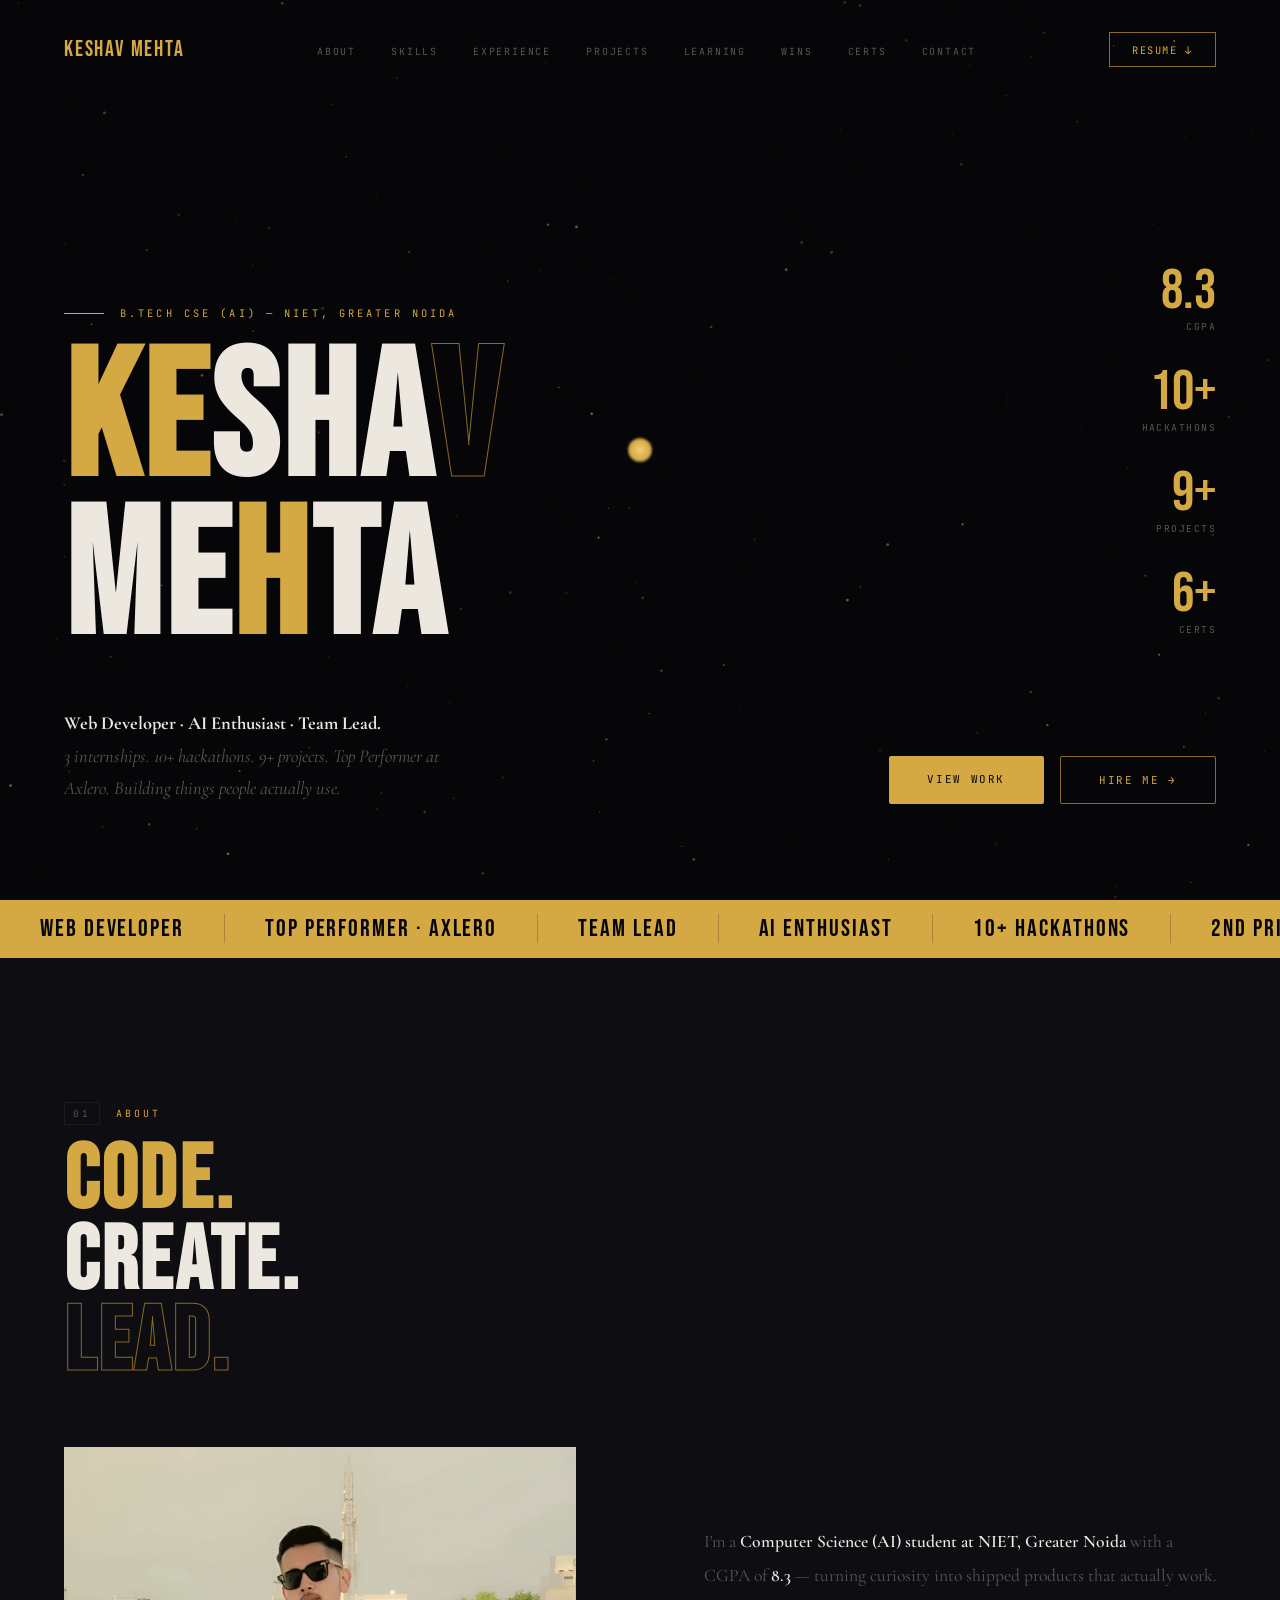
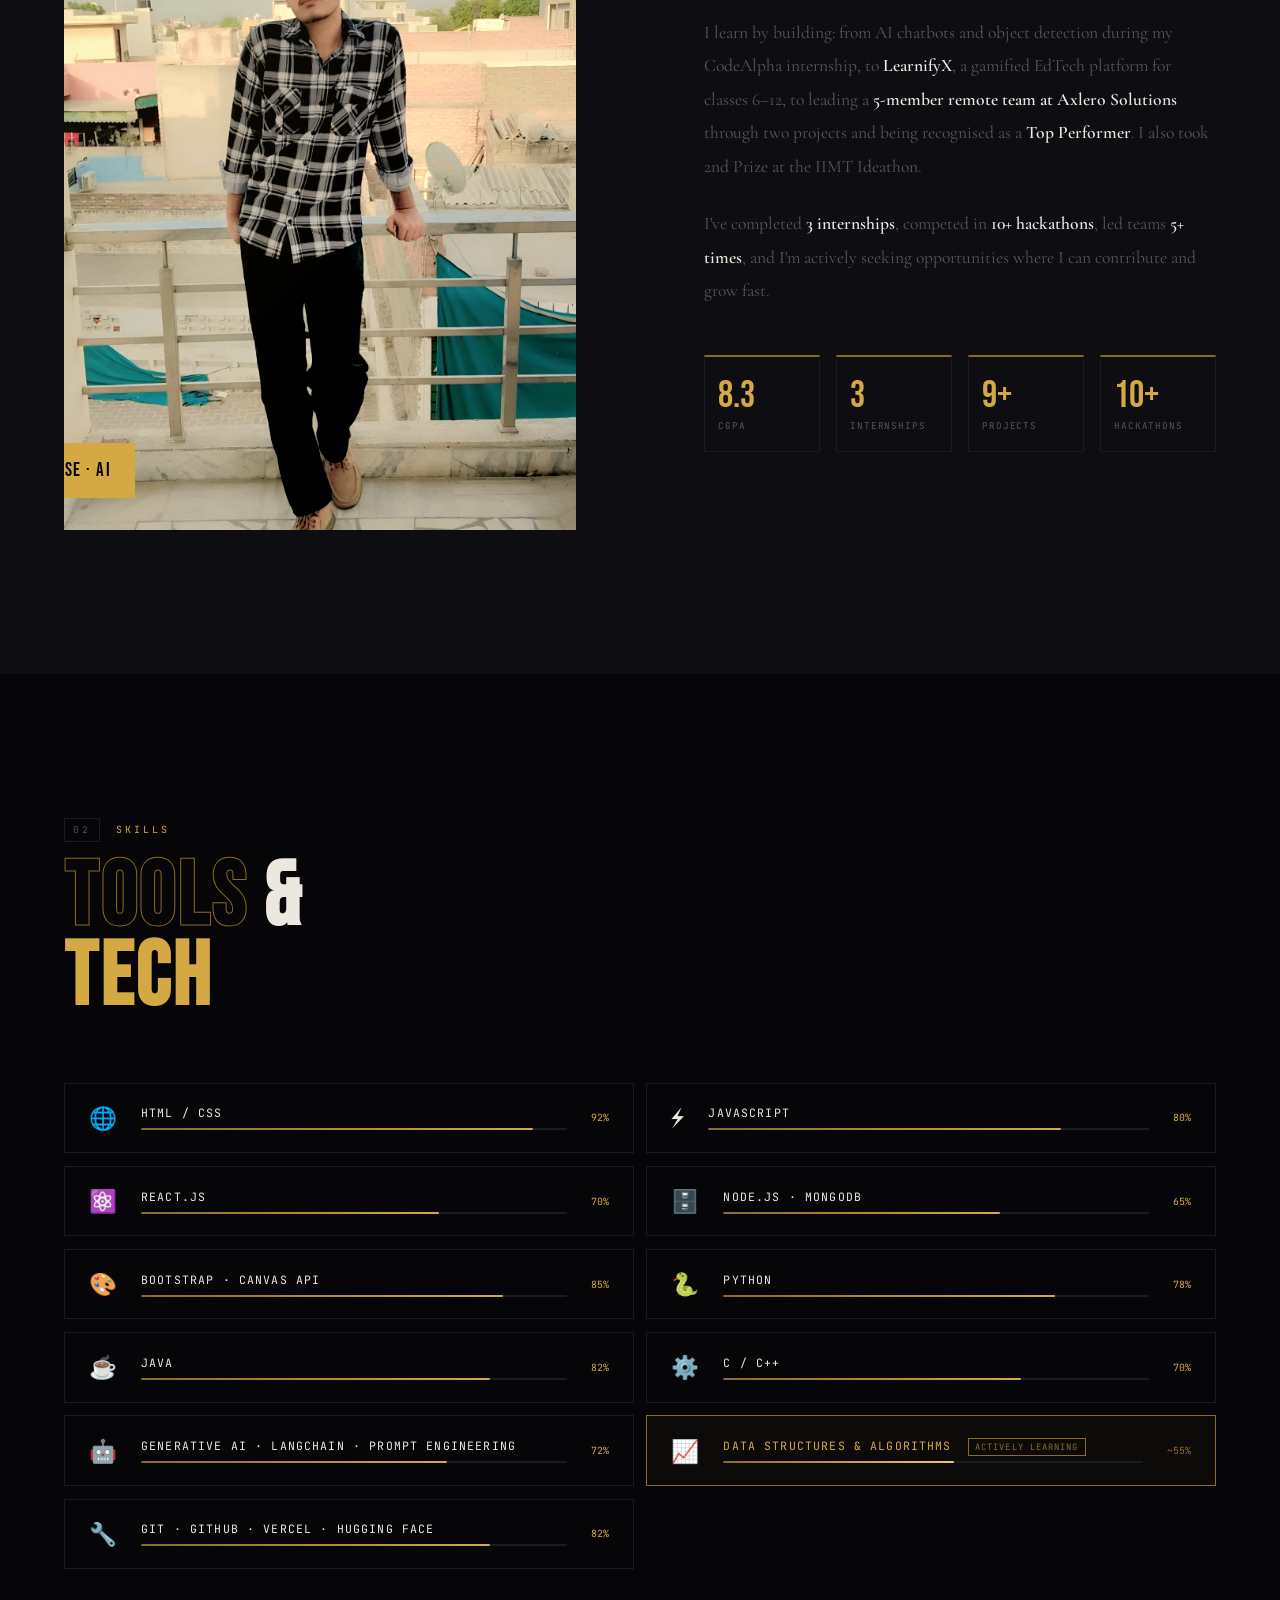
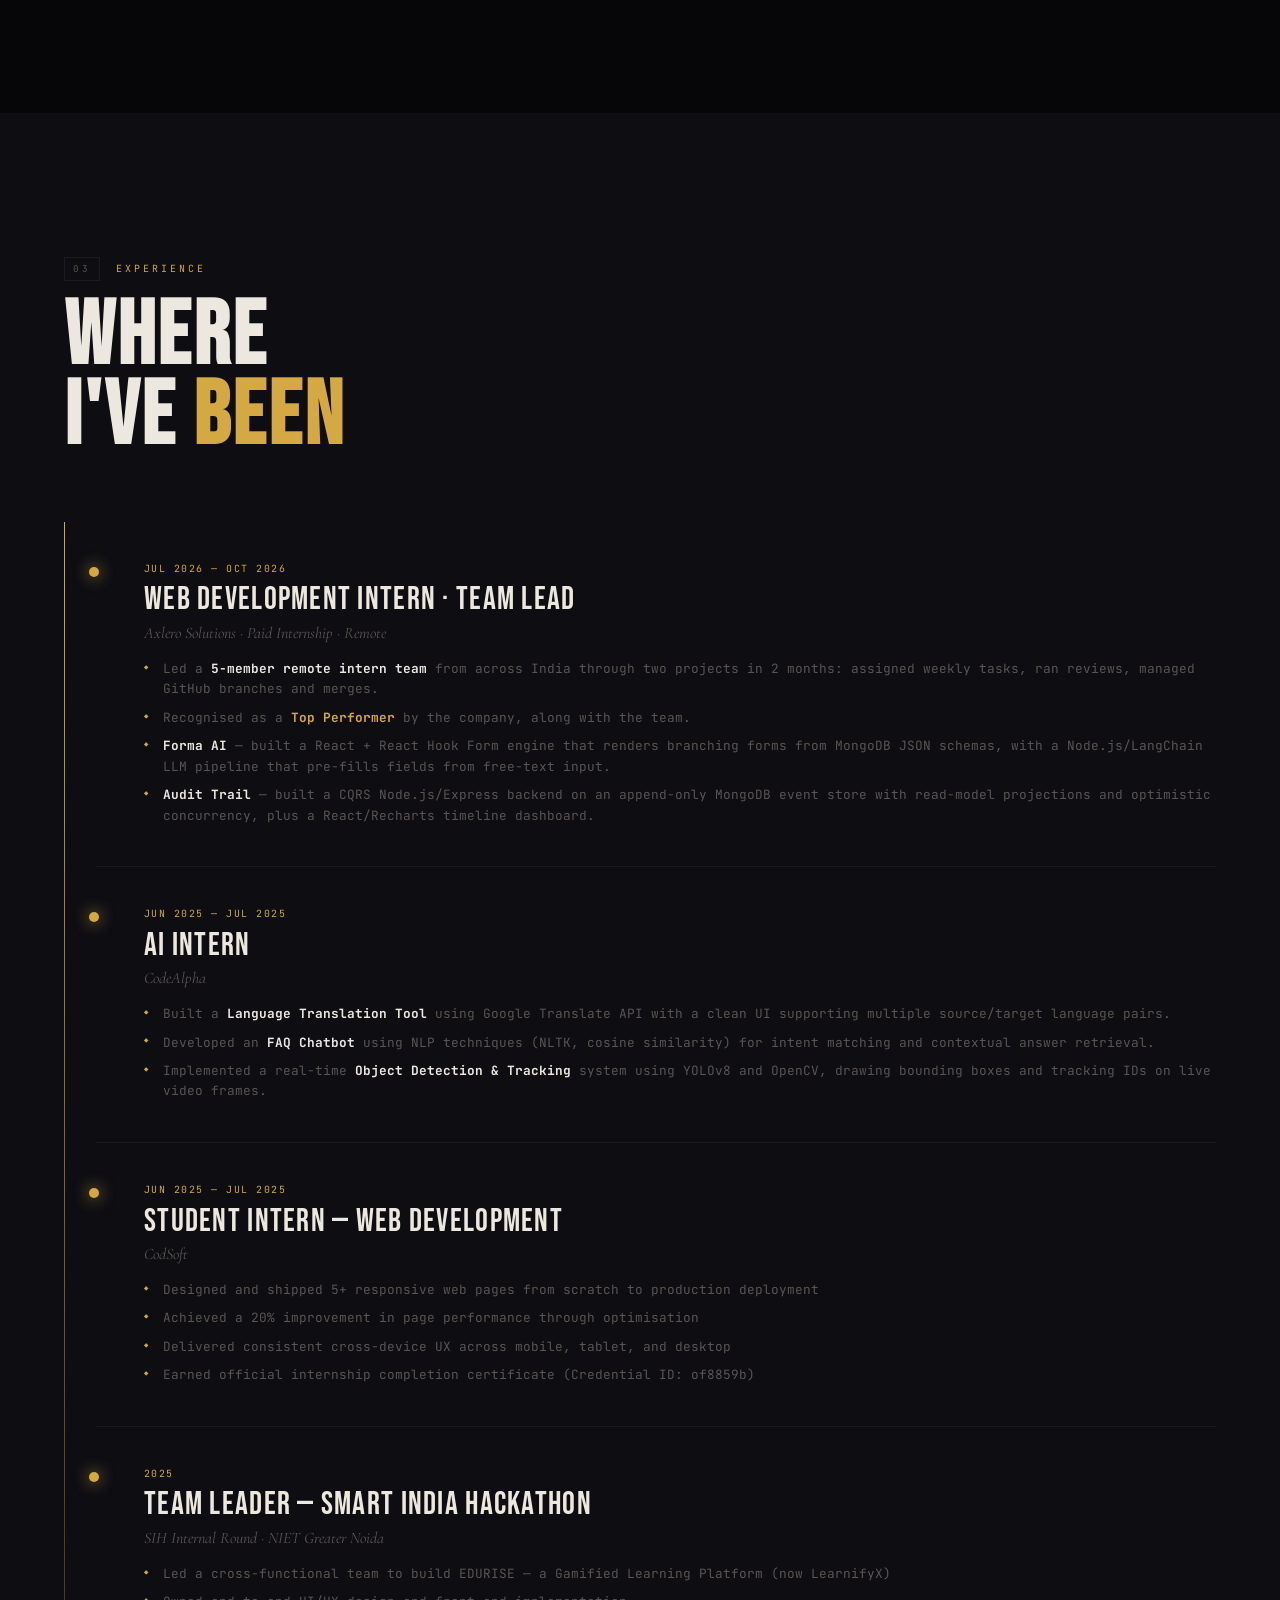
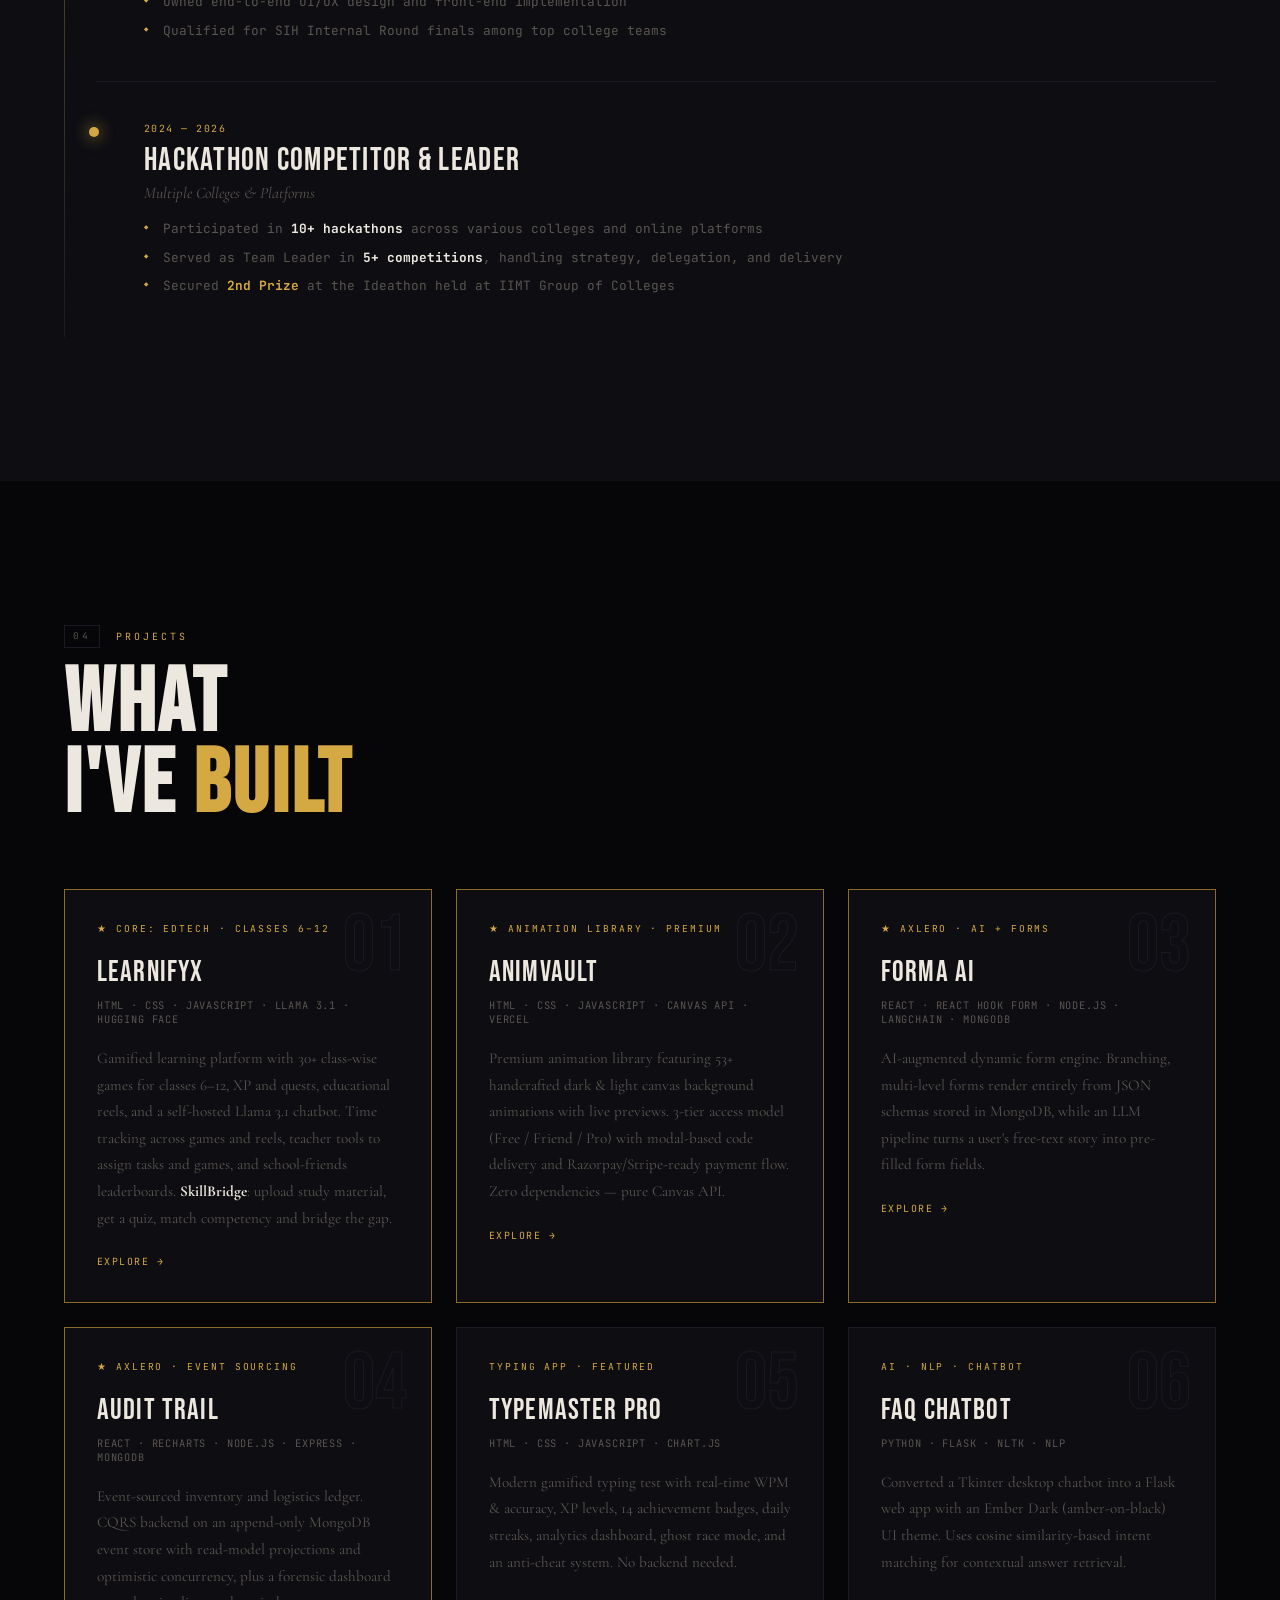
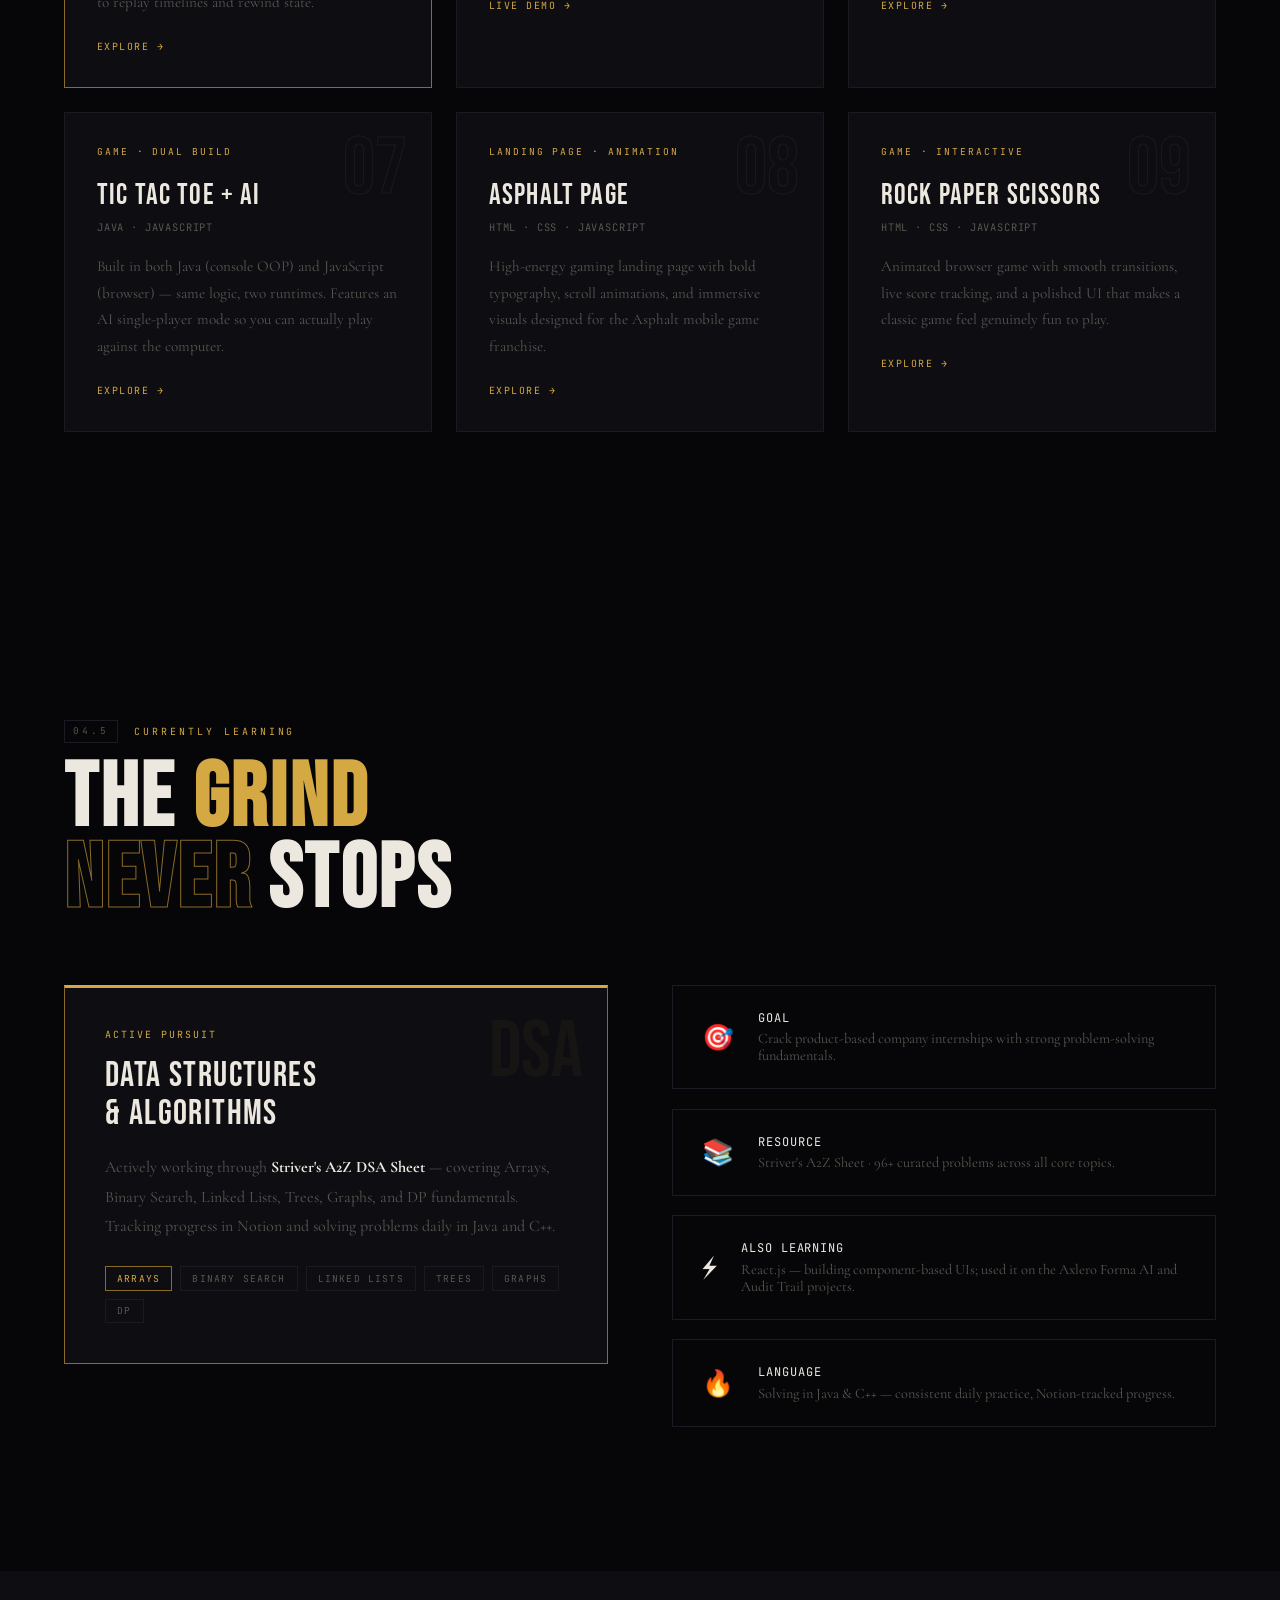
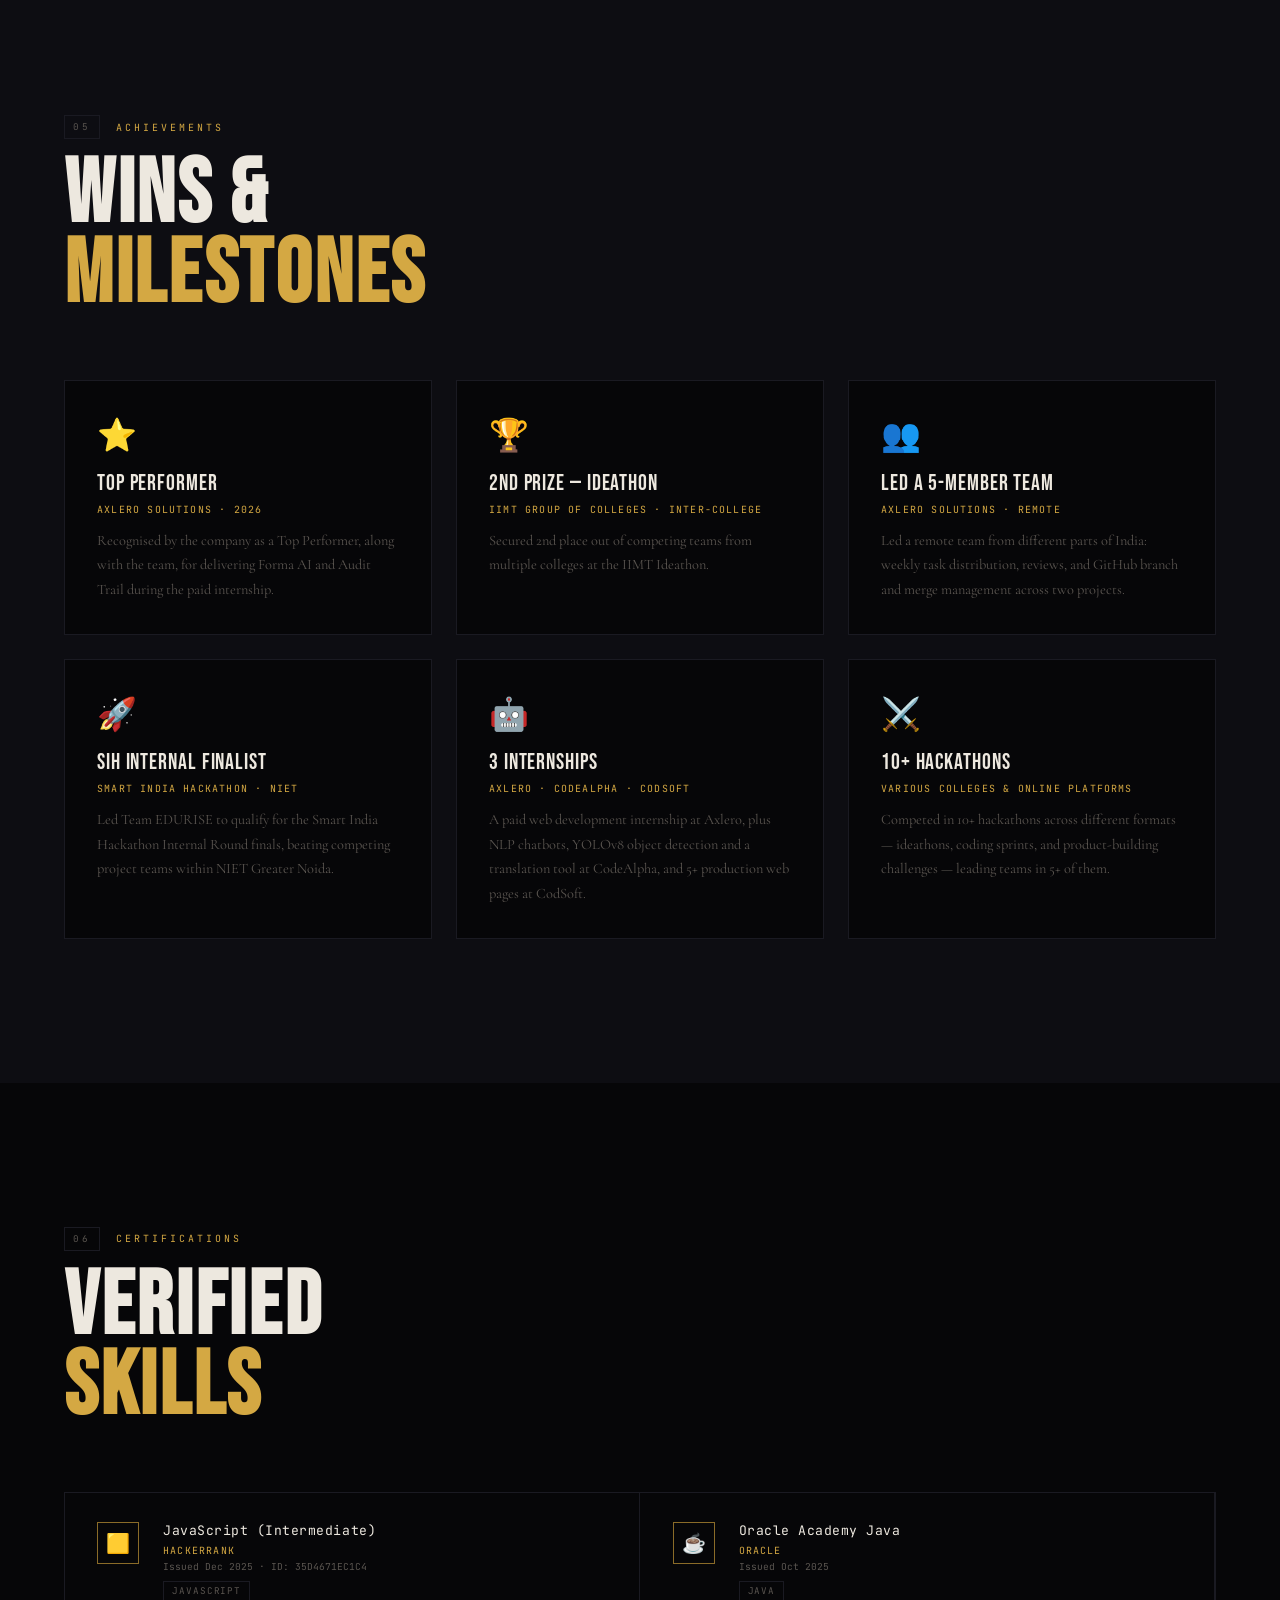
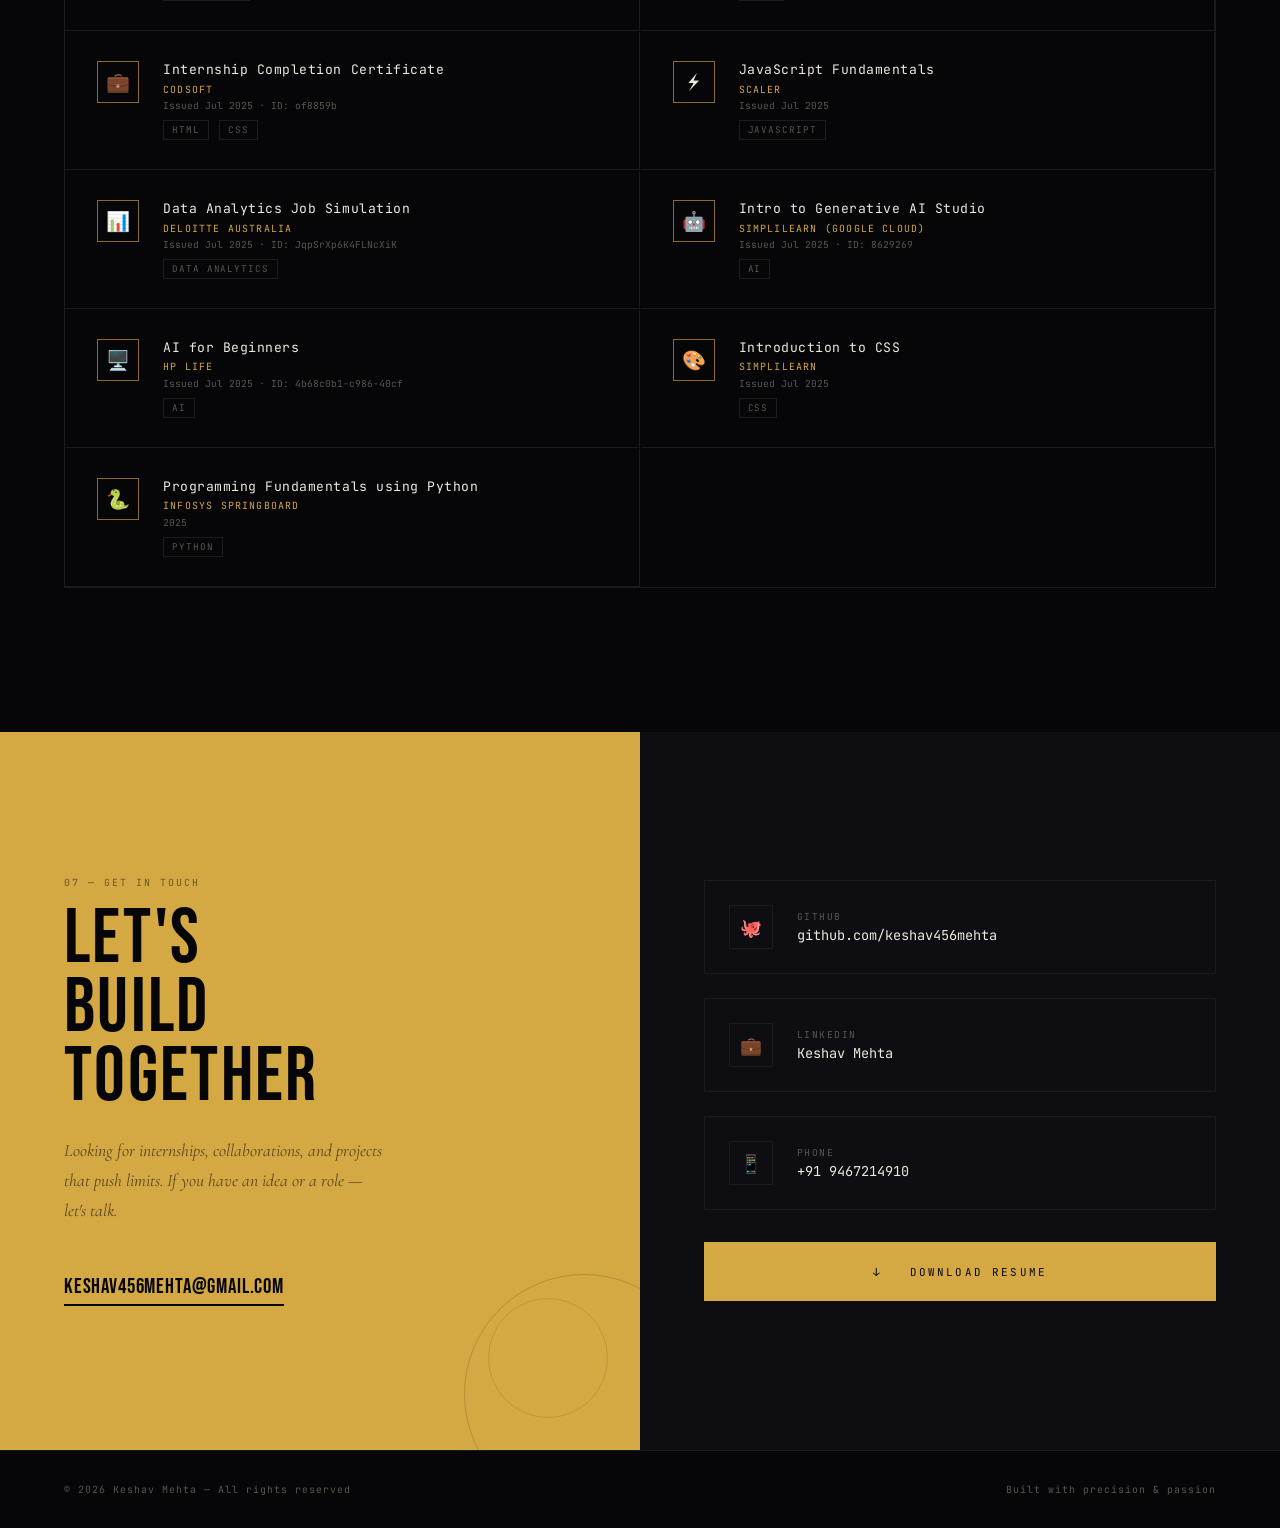
<file: public/index.html>
<!DOCTYPE html>
<html lang="en">
<head>
<meta charset="UTF-8"/>
<meta name="viewport" content="width=device-width, initial-scale=1.0"/>
<title>Keshav Mehta — Developer & Creator</title>
<link rel="preconnect" href="https://fonts.googleapis.com">
<link href="https://fonts.googleapis.com/css2?family=Bebas+Neue&family=Cormorant+Garamond:ital,wght@0,300;0,400;0,600;1,300;1,400&family=JetBrains+Mono:wght@300;400;500&display=swap" rel="stylesheet">
<style>
*,*::before,*::after{box-sizing:border-box;margin:0;padding:0;}
:root{
  --bg:#060608;--bg2:#0d0d12;--gold:#d4a843;--gold2:#f0c96e;--gold-dim:#8a6b28;
  --text:#ede8df;--muted:#5a5550;--border:#1a1a22;--red:#e8412a;
  --display:'Bebas Neue',sans-serif;--serif:'Cormorant Garamond',Georgia,serif;--mono:'JetBrains Mono',monospace;
}
html{scroll-behavior:smooth;}
body{background:var(--bg);color:var(--text);font-family:var(--mono);overflow-x:hidden;cursor:none;}

/* LOADER */
#loader{position:fixed;inset:0;z-index:9999;background:var(--bg);display:flex;align-items:center;justify-content:center;flex-direction:column;gap:1.5rem;}
.loader-text{font-family:var(--display);font-size:clamp(3rem,10vw,9rem);color:var(--gold);letter-spacing:0.05em;overflow:hidden;height:1.1em;}
.loader-inner{display:inline-block;animation:loaderSlide 0.7s 0.3s cubic-bezier(.76,0,.24,1) both;}
@keyframes loaderSlide{from{transform:translateY(110%);}to{transform:translateY(0);}}
.loader-bar-wrap{width:260px;height:1px;background:var(--border);}
.loader-bar{height:1px;background:var(--gold);width:0;animation:loadFill 0.9s 0.2s ease forwards;}
@keyframes loadFill{to{width:100%;}}
.loader-sub{font-size:0.65rem;letter-spacing:0.25em;text-transform:uppercase;color:var(--muted);opacity:0;animation:fadeIn 0.3s 0.5s forwards;}
@keyframes fadeIn{to{opacity:1;}}
#loader.done{animation:loaderExit 0.6s 0s cubic-bezier(.76,0,.24,1) forwards;}
@keyframes loaderExit{to{transform:translateY(-100%);opacity:0;pointer-events:none;}}

/* CURSOR */
#blob{position:fixed;width:24px;height:24px;background:radial-gradient(circle,var(--gold2) 0%,var(--gold) 60%,transparent 100%);border-radius:50%;pointer-events:none;z-index:9990;transform:translate(-50%,-50%);transition:width .3s,height .3s;filter:blur(1px);mix-blend-mode:screen;}
#blob.big{width:80px;height:80px;filter:blur(8px);}
#blob-dot{position:fixed;width:5px;height:5px;background:var(--gold2);border-radius:50%;pointer-events:none;z-index:9991;transform:translate(-50%,-50%);}

/* NAV */
nav{position:fixed;top:0;left:0;right:0;z-index:200;display:flex;align-items:center;justify-content:space-between;padding:2rem 4rem;transition:padding .4s,background .4s,backdrop-filter .4s;}
nav.stuck{padding:1.2rem 4rem;background:rgba(6,6,8,0.88);backdrop-filter:blur(24px);border-bottom:1px solid var(--border);}
.nav-logo{font-family:var(--display);font-size:1.4rem;letter-spacing:0.08em;color:var(--gold);}
.nav-links{display:flex;gap:2.2rem;list-style:none;}
.nav-links a{font-size:0.62rem;letter-spacing:0.18em;text-transform:uppercase;color:var(--muted);text-decoration:none;transition:color .2s;}
.nav-links a:hover{color:var(--gold);}
.nav-cta{font-size:0.65rem;letter-spacing:0.15em;text-transform:uppercase;padding:0.6rem 1.4rem;border:1px solid var(--gold-dim);color:var(--gold);text-decoration:none;transition:all .25s;}
.nav-cta:hover{background:var(--gold);color:#060608;}

/* HERO */
#hero{position:relative;min-height:100vh;display:flex;flex-direction:column;justify-content:flex-end;padding:0 4rem 6rem;overflow:hidden;}
canvas#starfield{position:absolute;inset:0;width:100%;height:100%;z-index:0;}
.hero-content{position:relative;z-index:2;}
.hero-eyebrow{font-size:0.65rem;letter-spacing:0.3em;text-transform:uppercase;color:var(--gold);margin-bottom:1.5rem;display:flex;align-items:center;gap:1rem;opacity:0;animation:riseUp .7s 2.4s ease both;}
.hero-eyebrow span{display:block;width:40px;height:1px;background:var(--gold);}
.hero-headline{font-family:var(--display);font-size:clamp(5rem,14vw,16rem);line-height:0.88;letter-spacing:0.02em;color:var(--text);opacity:0;animation:riseUp .9s 2.5s ease both;}
.hero-headline .gold{color:var(--gold);}
.hero-headline .outline{-webkit-text-stroke:1px var(--gold-dim);color:transparent;transition:color .4s,-webkit-text-stroke .4s;}
.hero-headline:hover .outline{color:var(--gold);-webkit-text-stroke:1px var(--gold);}
.hero-bottom{margin-top:3rem;display:flex;align-items:flex-end;justify-content:space-between;gap:2rem;flex-wrap:wrap;opacity:0;animation:riseUp .8s 2.7s ease both;}
.hero-desc{font-family:var(--serif);font-size:1.15rem;font-style:italic;color:var(--muted);max-width:420px;line-height:1.75;}
.hero-desc strong{color:var(--text);font-style:normal;}
.hero-buttons{display:flex;gap:1rem;flex-wrap:wrap;}
.mag-btn{position:relative;display:inline-block;padding:1rem 2.4rem;text-decoration:none;font-size:0.68rem;letter-spacing:0.15em;text-transform:uppercase;border-radius:2px;overflow:hidden;transition:color .25s;cursor:none;}
.mag-btn-fill{background:var(--gold);color:#060608;}
.mag-btn-fill::before{content:'';position:absolute;inset:0;background:var(--gold2);transform:scaleX(0);transform-origin:left;transition:transform .35s ease;}
.mag-btn-fill:hover::before{transform:scaleX(1);}
.mag-btn span{position:relative;z-index:1;}
.mag-btn-ghost{color:var(--gold);border:1px solid var(--gold-dim);}
.mag-btn-ghost::before{content:'';position:absolute;inset:0;background:var(--gold);transform:scaleY(0);transform-origin:bottom;transition:transform .35s ease;}
.mag-btn-ghost:hover{color:#060608;}
.mag-btn-ghost:hover::before{transform:scaleY(1);}
.hero-ticker{position:absolute;right:4rem;top:50%;transform:translateY(-50%);display:flex;flex-direction:column;gap:2rem;z-index:2;opacity:0;animation:fadeIn .8s 3s both;}
.ticker-item{text-align:right;}
.ticker-num{font-family:var(--display);font-size:3.5rem;color:var(--gold);line-height:1;}
.ticker-lbl{font-size:0.6rem;letter-spacing:0.15em;text-transform:uppercase;color:var(--muted);}

/* MARQUEE */
.marquee-wrap{background:var(--gold);overflow:hidden;padding:0.9rem 0;}
.marquee-track{display:flex;gap:0;width:max-content;animation:marquee 22s linear infinite;}
.marquee-track span{font-family:var(--display);font-size:1.5rem;color:#060608;padding:0 2.5rem;letter-spacing:0.08em;border-right:1px solid rgba(6,6,8,.2);}
@keyframes marquee{0%{transform:translateX(0);}100%{transform:translateX(-50%);}}

/* SECTIONS */
section{padding:9rem 4rem;position:relative;}
.sec-label{font-size:0.62rem;letter-spacing:0.3em;text-transform:uppercase;color:var(--gold);margin-bottom:1rem;display:flex;align-items:center;gap:1rem;}
.sec-label::before{content:attr(data-n);border:1px solid var(--border);padding:0.3rem 0.5rem;font-size:0.58rem;color:var(--muted);}
.sec-title{font-family:var(--display);font-size:clamp(3rem,7vw,7rem);color:var(--text);line-height:0.9;letter-spacing:0.03em;margin-bottom:0.5rem;}
.sec-title .g{color:var(--gold);}
.sec-title .ol{-webkit-text-stroke:1px var(--gold-dim);color:transparent;}

/* ABOUT */
#about{background:var(--bg2);}
.about-grid{display:grid;grid-template-columns:1fr 1fr;gap:8rem;align-items:center;margin-top:4rem;}
.about-img-wrap{position:relative;aspect-ratio:3/4;overflow:hidden;}
.about-img-wrap img{width:100%;height:100%;object-fit:cover;object-position:top;filter:sepia(20%) contrast(1.1);transition:transform .6s ease;}
.about-img-wrap:hover img{transform:scale(1.04);}
.about-img-wrap::after{content:'';position:absolute;inset:0;background:linear-gradient(135deg,rgba(212,168,67,.12) 0%,transparent 60%);pointer-events:none;}
.about-img-frame{position:absolute;top:1.5rem;left:1.5rem;right:-1.5rem;bottom:-1.5rem;border:1px solid var(--gold-dim);z-index:-1;transition:transform .4s;}
.about-img-wrap:hover .about-img-frame{transform:translate(4px,4px);}
.about-label-float{position:absolute;bottom:2rem;left:-2rem;background:var(--gold);color:#060608;padding:1rem 1.5rem;font-family:var(--display);font-size:1.2rem;letter-spacing:0.08em;z-index:2;}
.about-text p{font-family:var(--serif);font-size:1.1rem;line-height:1.9;color:var(--muted);margin-bottom:1.5rem;}
.about-text p strong{color:var(--text);font-weight:600;}
.about-stats{display:grid;grid-template-columns:repeat(4,1fr);gap:1rem;margin-top:3rem;}
.a-stat{padding:1.2rem 0.8rem;border:1px solid var(--border);border-top:2px solid var(--gold-dim);transition:border-top-color .3s,background .3s;}
.a-stat:hover{background:rgba(212,168,67,.04);border-top-color:var(--gold);}
.a-stat-n{font-family:var(--display);font-size:2.4rem;color:var(--gold);line-height:1;}
.a-stat-l{font-size:0.58rem;letter-spacing:0.1em;text-transform:uppercase;color:var(--muted);margin-top:0.3rem;}

/* SKILLS */
#skills{background:var(--bg);}
.skills-container{margin-top:4rem;display:grid;grid-template-columns:1fr 1fr;gap:0.8rem;}
.skill-row{display:flex;align-items:center;gap:1.5rem;padding:1.2rem 1.5rem;border:1px solid var(--border);transition:border-color .3s,background .3s;position:relative;overflow:hidden;}
.skill-row::before{content:'';position:absolute;inset:0;background:linear-gradient(90deg,rgba(212,168,67,0.06) 0%,transparent 100%);transform:translateX(-100%);transition:transform .4s ease;}
.skill-row:hover{border-color:var(--gold-dim);}
.skill-row:hover::before{transform:translateX(0);}
.sk-icon{font-size:1.4rem;flex-shrink:0;}
.sk-info{flex:1;}
.sk-name{font-size:0.72rem;letter-spacing:0.1em;text-transform:uppercase;color:var(--text);margin-bottom:0.5rem;}
.sk-track{height:2px;background:var(--border);border-radius:1px;overflow:hidden;}
.sk-fill{height:100%;background:linear-gradient(90deg,var(--gold-dim),var(--gold));border-radius:1px;transform:scaleX(0);transform-origin:left;transition:transform 1s ease;}
.skill-row.vis .sk-fill{transform:scaleX(1);}
.no-js .sk-fill{transform:scaleX(1);}
.sk-pct{font-size:0.62rem;color:var(--gold);flex-shrink:0;}

/* EXPERIENCE */
#experience{background:var(--bg2);}
.exp-timeline{margin-top:4rem;position:relative;padding-left:2rem;}
.exp-timeline::before{content:'';position:absolute;left:0;top:0;bottom:0;width:1px;background:linear-gradient(to bottom,var(--gold),var(--border));}
.exp-entry{position:relative;padding:2.5rem 0 2.5rem 3rem;border-bottom:1px solid var(--border);}
.exp-entry:last-child{border-bottom:none;}
.exp-dot{position:absolute;left:-0.45rem;top:2.8rem;width:10px;height:10px;background:var(--gold);border-radius:50%;box-shadow:0 0 16px var(--gold);animation:pulse 2s ease infinite;}
@keyframes pulse{0%,100%{box-shadow:0 0 8px var(--gold);}50%{box-shadow:0 0 24px var(--gold2);}}
.exp-date{font-size:0.62rem;letter-spacing:0.15em;color:var(--gold);text-transform:uppercase;margin-bottom:0.6rem;}
.exp-role{font-family:var(--display);font-size:2rem;color:var(--text);letter-spacing:0.04em;line-height:1;}
.exp-co{font-family:var(--serif);font-size:1rem;font-style:italic;color:var(--muted);margin:0.4rem 0 1rem;}
.exp-bullets{list-style:none;display:flex;flex-direction:column;gap:0.5rem;}
.exp-bullets li{font-size:0.8rem;color:var(--muted);line-height:1.6;padding-left:1.2rem;position:relative;}
.exp-bullets li::before{content:'◆';position:absolute;left:0;color:var(--gold);font-size:0.45rem;top:0.4em;}

/* PROJECTS */
#projects{background:var(--bg);}
.proj-grid{display:grid;grid-template-columns:repeat(3,1fr);gap:1.5rem;margin-top:4rem;}
.proj-card{background:var(--bg2);border:1px solid var(--border);padding:2rem;position:relative;overflow:hidden;transition:transform .35s ease,border-color .35s;}
.proj-card:hover{border-color:var(--gold-dim);transform:translateY(-6px);}
.proj-glow{position:absolute;top:-60px;right:-60px;width:160px;height:160px;background:radial-gradient(circle,rgba(212,168,67,.15) 0%,transparent 70%);transition:opacity .4s;opacity:0;pointer-events:none;}
.proj-card:hover .proj-glow{opacity:1;}
.proj-index{font-family:var(--display);font-size:5rem;line-height:1;-webkit-text-stroke:1px var(--border);color:transparent;position:absolute;top:1rem;right:1.5rem;transition:color .3s,-webkit-text-stroke .3s;}
.proj-card:hover .proj-index{color:rgba(212,168,67,.1);-webkit-text-stroke:1px var(--gold-dim);}
.proj-tag{font-size:0.6rem;letter-spacing:0.2em;text-transform:uppercase;color:var(--gold);margin-bottom:1.5rem;}
.proj-title{font-family:var(--display);font-size:1.8rem;letter-spacing:0.04em;color:var(--text);line-height:1;margin-bottom:0.6rem;}
.proj-stack{font-size:0.65rem;letter-spacing:0.08em;color:var(--muted);text-transform:uppercase;margin-bottom:1.2rem;}
.proj-desc{font-family:var(--serif);font-size:0.95rem;line-height:1.75;color:var(--muted);}
.proj-cta{display:inline-flex;align-items:center;gap:0.5rem;margin-top:1.5rem;font-size:0.62rem;letter-spacing:0.15em;text-transform:uppercase;color:var(--gold);text-decoration:none;transition:gap .25s;}
.proj-cta:hover{gap:0.9rem;}
.proj-featured{border-color:var(--gold-dim);}
.proj-featured .proj-tag::before{content:'★ ';}

/* ACHIEVEMENTS */
#achievements{background:var(--bg2);}
.ach-grid{display:grid;grid-template-columns:repeat(3,1fr);gap:1.5rem;margin-top:4rem;}
.ach-card{background:var(--bg);border:1px solid var(--border);padding:2rem;position:relative;overflow:hidden;transition:border-color .3s,transform .3s;}
.ach-card:hover{border-color:var(--gold-dim);transform:translateY(-4px);}
.ach-card::before{content:'';position:absolute;top:0;left:0;right:0;height:2px;background:linear-gradient(90deg,var(--gold-dim),var(--gold));transform:scaleX(0);transform-origin:left;transition:transform .4s;}
.ach-card:hover::before{transform:scaleX(1);}
.ach-icon{font-size:2rem;margin-bottom:1rem;}
.ach-title{font-family:var(--display);font-size:1.4rem;letter-spacing:0.04em;color:var(--text);margin-bottom:0.4rem;line-height:1.1;}
.ach-org{font-size:0.62rem;letter-spacing:0.12em;text-transform:uppercase;color:var(--gold);margin-bottom:0.8rem;}
.ach-desc{font-family:var(--serif);font-size:0.9rem;color:var(--muted);line-height:1.7;}

/* CERTIFICATIONS */
#certifications{background:var(--bg);}
.cert-grid{display:grid;grid-template-columns:repeat(2,1fr);gap:1px;border:1px solid var(--border);margin-top:4rem;}
.cert-item{background:var(--bg);padding:1.8rem 2rem;border-right:1px solid var(--border);border-bottom:1px solid var(--border);display:flex;align-items:flex-start;gap:1.5rem;transition:background .3s;position:relative;overflow:hidden;}
.cert-item::after{content:'';position:absolute;bottom:0;left:0;width:0;height:1px;background:var(--gold);transition:width .4s;}
.cert-item:hover{background:rgba(212,168,67,.03);}
.cert-item:hover::after{width:100%;}
.cert-badge{width:42px;height:42px;border:1px solid var(--gold-dim);display:flex;align-items:center;justify-content:center;font-size:1.2rem;flex-shrink:0;transition:background .3s,border-color .3s;}
.cert-item:hover .cert-badge{background:var(--gold);border-color:var(--gold);}
.cert-name{font-size:0.82rem;color:var(--text);margin-bottom:0.3rem;letter-spacing:0.04em;}
.cert-org{font-size:0.62rem;letter-spacing:0.12em;text-transform:uppercase;color:var(--gold);margin-bottom:0.2rem;}
.cert-date{font-size:0.6rem;color:var(--muted);}
.cert-skill{display:inline-block;margin-top:0.5rem;font-size:0.58rem;letter-spacing:0.1em;text-transform:uppercase;padding:0.2rem 0.5rem;border:1px solid var(--border);color:var(--muted);}

/* CONTACT */
#contact{background:var(--bg2);display:grid;grid-template-columns:1fr 1fr;gap:0;padding:0;overflow:hidden;}
.contact-left{padding:9rem 4rem;background:var(--gold);position:relative;overflow:hidden;}
.contact-left::before{content:'';position:absolute;bottom:-4rem;right:-4rem;width:240px;height:240px;border:1px solid rgba(6,6,8,.15);border-radius:50%;}
.contact-left::after{content:'';position:absolute;bottom:2rem;right:2rem;width:120px;height:120px;border:1px solid rgba(6,6,8,.1);border-radius:50%;}
.cl-tag{font-size:0.62rem;letter-spacing:0.2em;text-transform:uppercase;color:rgba(6,6,8,.5);margin-bottom:1rem;}
.cl-title{font-family:var(--display);font-size:clamp(3rem,6vw,6rem);color:#060608;line-height:0.9;letter-spacing:0.03em;}
.cl-sub{font-family:var(--serif);font-style:italic;font-size:1.1rem;color:rgba(6,6,8,.6);margin-top:1.5rem;line-height:1.7;max-width:320px;}
.cl-email{display:inline-block;margin-top:3rem;font-family:var(--display);font-size:1.3rem;color:#060608;text-decoration:none;letter-spacing:0.04em;border-bottom:2px solid #060608;padding-bottom:0.3rem;transition:letter-spacing .3s;}
.cl-email:hover{letter-spacing:0.1em;}
.contact-right{padding:9rem 4rem;display:flex;flex-direction:column;justify-content:center;gap:1.5rem;}
.c-link{display:flex;align-items:center;gap:1.5rem;padding:1.5rem;border:1px solid var(--border);text-decoration:none;color:var(--text);transition:border-color .25s,transform .25s,background .25s;}
.c-link:hover{border-color:var(--gold);transform:translateX(8px);background:rgba(212,168,67,.04);}
.c-link-icon{width:44px;height:44px;border:1px solid var(--border);display:flex;align-items:center;justify-content:center;font-size:1.1rem;flex-shrink:0;transition:background .25s,border-color .25s;}
.c-link:hover .c-link-icon{background:var(--gold);border-color:var(--gold);}
.c-link-label{font-size:0.6rem;letter-spacing:0.15em;text-transform:uppercase;color:var(--muted);margin-bottom:0.2rem;}
.c-link-val{font-size:0.85rem;color:var(--text);}
.dl-btn{display:flex;align-items:center;justify-content:center;gap:0.8rem;padding:1.4rem;background:var(--gold);color:#060608;text-decoration:none;font-size:0.68rem;letter-spacing:0.2em;text-transform:uppercase;margin-top:0.5rem;transition:background .25s;}
.dl-btn:hover{background:var(--gold2);}

/* FOOTER */
footer{padding:2rem 4rem;border-top:1px solid var(--border);display:flex;align-items:center;justify-content:space-between;background:var(--bg);}
.ft-l{font-size:0.62rem;letter-spacing:0.1em;color:var(--muted);}
.ft-r{font-size:0.62rem;letter-spacing:0.1em;color:var(--muted);}

/* REVEAL */
.rv{opacity:0;transform:translateY(32px);transition:opacity .75s ease,transform .75s ease;}
.rv.vis{opacity:1;transform:none;}
.no-js .rv{opacity:1;transform:none;}
.rv1{transition-delay:.1s;}.rv2{transition-delay:.2s;}.rv3{transition-delay:.3s;}.rv4{transition-delay:.4s;}.rv5{transition-delay:.5s;}

/* SCROLL PROGRESS */
#progress{position:fixed;top:0;left:0;height:2px;background:var(--gold);z-index:9999;width:0;transition:width .05s linear;}

@keyframes riseUp{from{opacity:0;transform:translateY(40px);}to{opacity:1;transform:none;}}

/* MOBILE */
@media(max-width:900px){
  nav{padding:1.5rem 1.5rem;}
  .nav-links,.nav-cta{display:none;}
  #hero{padding:0 1.5rem 4rem;}
  .hero-ticker{display:none;}
  section{padding:5rem 1.5rem;}
  .about-grid,.skills-container{grid-template-columns:1fr;}
  .about-stats{grid-template-columns:repeat(2,1fr);}
  .proj-grid,.ach-grid,.cert-grid{grid-template-columns:1fr;}
  #contact{grid-template-columns:1fr;}
  .contact-left,.contact-right{padding:5rem 2rem;}
  footer{flex-direction:column;gap:0.5rem;text-align:center;padding:2rem 1.5rem;}
  body{cursor:auto;}
  #blob,#blob-dot{display:none;}
}
</style>
</head>
<body>

<div id="loader">
  <div class="loader-text"><span class="loader-inner">KESHAV</span></div>
  <div class="loader-bar-wrap"><div class="loader-bar"></div></div>
  <div class="loader-sub">Initialising portfolio...</div>
</div>

<div id="progress"></div>
<div id="blob"></div>
<div id="blob-dot"></div>

<nav id="nav">
  <div class="nav-logo">KESHAV MEHTA</div>
  <ul class="nav-links">
    <li><a href="#about">About</a></li>
    <li><a href="#skills">Skills</a></li>
    <li><a href="#experience">Experience</a></li>
    <li><a href="#projects">Projects</a></li>
    <li><a href="#dsa">Learning</a></li><li><a href="#achievements">Wins</a></li>
    <li><a href="#certifications">Certs</a></li>
    <li><a href="#contact">Contact</a></li>
  </ul>
  <a href="Keshav_Mehta_Resume_Updated.docx" class="nav-cta" download>Resume ↓</a>
</nav>

<!-- HERO -->
<section id="hero">
  <canvas id="starfield"></canvas>
  <div class="hero-ticker">
    <div class="ticker-item"><div class="ticker-num">8.3</div><div class="ticker-lbl">CGPA</div></div>
    <div class="ticker-item"><div class="ticker-num">10+</div><div class="ticker-lbl">Hackathons</div></div>
    <div class="ticker-item"><div class="ticker-num">9+</div><div class="ticker-lbl">Projects</div></div>
    <div class="ticker-item"><div class="ticker-num">6+</div><div class="ticker-lbl">Certs</div></div>
  </div>
  <div class="hero-content">
    <div class="hero-eyebrow"><span></span>B.Tech CSE (AI) — NIET, Greater Noida</div>
    <h1 class="hero-headline">
      <span class="gold">KE</span>SHA<span class="outline">V</span><br>ME<span class="gold">H</span>TA
    </h1>
    <div class="hero-bottom">
      <p class="hero-desc">
        <strong>Web Developer · AI Enthusiast · Team Lead.</strong><br>
        3 internships. 10+ hackathons. 9+ projects. Top Performer at Axlero. Building things people actually use.
      </p>
      <div class="hero-buttons">
        <a href="#projects" class="mag-btn mag-btn-fill"><span>View Work</span></a>
        <a href="#contact" class="mag-btn mag-btn-ghost"><span>Hire Me →</span></a>
      </div>
    </div>
  </div>
</section>

<!-- MARQUEE -->
<div class="marquee-wrap">
  <div class="marquee-track">
    <span>Web Developer</span><span>Top Performer · Axlero</span><span>Team Lead</span><span>AI Enthusiast</span>
    <span>10+ Hackathons</span><span>2nd Prize · IIMT Ideathon</span><span>9+ Certifications</span>
    <span>DSA Grind</span><span>Python</span><span>Open to Work</span>
    <span>Web Developer</span><span>Top Performer · Axlero</span><span>Team Lead</span><span>AI Enthusiast</span>
    <span>10+ Hackathons</span><span>2nd Prize · IIMT Ideathon</span><span>9+ Certifications</span>
    <span>DSA Grind</span><span>Python</span><span>Open to Work</span>
  </div>
</div>

<!-- ABOUT -->
<section id="about">
  <div class="sec-label" data-n="01">About</div>
  <h2 class="sec-title rv"><span class="g">CODE.</span><br>CREATE.<br><span class="ol">LEAD.</span></h2>
  <div class="about-grid">
    <div class="about-img-wrap rv rv1">
      <img src="1.webp" alt="Keshav Mehta" />
      <div class="about-img-frame"></div>
      <div class="about-label-float">CSE · AI</div>
    </div>
    <div class="about-text">
      <p class="rv rv1">I'm a <strong>Computer Science (AI) student at NIET, Greater Noida</strong> with a CGPA of <strong>8.3</strong> — turning curiosity into shipped products that actually work.</p>
      <p class="rv rv2">I learn by building: from AI chatbots and object detection during my CodeAlpha internship, to <strong>LearnifyX</strong>, a gamified EdTech platform for classes 6–12, to leading a <strong>5-member remote team at Axlero Solutions</strong> through two projects and being recognised as a <strong>Top Performer</strong>. I also took 2nd Prize at the IIMT Ideathon.</p>
      <p class="rv rv3">I've completed <strong>3 internships</strong>, competed in <strong>10+ hackathons</strong>, led teams <strong>5+ times</strong>, and I'm actively seeking opportunities where I can contribute and grow fast.</p>
      <div class="about-stats">
        <div class="a-stat rv rv2"><div class="a-stat-n">8.3</div><div class="a-stat-l">CGPA</div></div>
        <div class="a-stat rv rv3"><div class="a-stat-n">3</div><div class="a-stat-l">Internships</div></div>
        <div class="a-stat rv rv4"><div class="a-stat-n">9+</div><div class="a-stat-l">Projects</div></div>
        <div class="a-stat rv rv5"><div class="a-stat-n">10+</div><div class="a-stat-l">Hackathons</div></div>
      </div>
    </div>
  </div>
</section>

<!-- SKILLS -->
<section id="skills">
  <div class="sec-label" data-n="02">Skills</div>
  <h2 class="sec-title rv"><span class="ol">TOOLS</span> &amp;<br><span class="g">TECH</span></h2>
  <div class="skills-container">
    <div class="skill-row rv"><div class="sk-icon">🌐</div><div class="sk-info"><div class="sk-name">HTML / CSS</div><div class="sk-track"><div class="sk-fill" style="width:92%"></div></div></div><div class="sk-pct">92%</div></div>
    <div class="skill-row rv rv1"><div class="sk-icon">⚡</div><div class="sk-info"><div class="sk-name">JavaScript</div><div class="sk-track"><div class="sk-fill" style="width:80%"></div></div></div><div class="sk-pct">80%</div></div>
    <div class="skill-row rv rv2"><div class="sk-icon">⚛️</div><div class="sk-info"><div class="sk-name">React.js</div><div class="sk-track"><div class="sk-fill" style="width:70%"></div></div></div><div class="sk-pct">70%</div></div>
    <div class="skill-row rv rv3"><div class="sk-icon">🗄️</div><div class="sk-info"><div class="sk-name">Node.js · MongoDB</div><div class="sk-track"><div class="sk-fill" style="width:65%"></div></div></div><div class="sk-pct">65%</div></div>
    <div class="skill-row rv rv1"><div class="sk-icon">🎨</div><div class="sk-info"><div class="sk-name">Bootstrap · Canvas API</div><div class="sk-track"><div class="sk-fill" style="width:85%"></div></div></div><div class="sk-pct">85%</div></div>
    <div class="skill-row rv rv2"><div class="sk-icon">🐍</div><div class="sk-info"><div class="sk-name">Python</div><div class="sk-track"><div class="sk-fill" style="width:78%"></div></div></div><div class="sk-pct">78%</div></div>
    <div class="skill-row rv rv3"><div class="sk-icon">☕</div><div class="sk-info"><div class="sk-name">Java</div><div class="sk-track"><div class="sk-fill" style="width:82%"></div></div></div><div class="sk-pct">82%</div></div>
    <div class="skill-row rv rv1"><div class="sk-icon">⚙️</div><div class="sk-info"><div class="sk-name">C / C++</div><div class="sk-track"><div class="sk-fill" style="width:70%"></div></div></div><div class="sk-pct">70%</div></div>
    <div class="skill-row rv rv2"><div class="sk-icon">🤖</div><div class="sk-info"><div class="sk-name">Generative AI · LangChain · Prompt Engineering</div><div class="sk-track"><div class="sk-fill" style="width:72%"></div></div></div><div class="sk-pct">72%</div></div>
    <div class="skill-row rv rv2" style="border-color:var(--gold-dim);background:rgba(212,168,67,0.03);"><div class="sk-icon">📈</div><div class="sk-info"><div class="sk-name" style="color:var(--gold);">Data Structures & Algorithms <span style="font-size:0.55rem;letter-spacing:0.12em;color:var(--gold-dim);border:1px solid var(--gold-dim);padding:0.15rem 0.4rem;margin-left:0.5rem;vertical-align:middle;">ACTIVELY LEARNING</span></div><div class="sk-track"><div class="sk-fill" style="width:55%;background:linear-gradient(90deg,var(--gold-dim),var(--gold2));"></div></div></div><div class="sk-pct" style="color:var(--gold-dim);">~55%</div></div>
    <div class="skill-row rv rv3"><div class="sk-icon">🔧</div><div class="sk-info"><div class="sk-name">Git · GitHub · Vercel · Hugging Face</div><div class="sk-track"><div class="sk-fill" style="width:82%"></div></div></div><div class="sk-pct">82%</div></div>
  </div>
</section>

<!-- EXPERIENCE -->
<section id="experience">
  <div class="sec-label" data-n="03">Experience</div>
  <h2 class="sec-title rv">WHERE<br>I'VE <span class="g">BEEN</span></h2>
  <div class="exp-timeline">
    <div class="exp-entry rv">
      <div class="exp-dot"></div>
      <div class="exp-date">Jul 2026 — Oct 2026</div>
      <div class="exp-role">Web Development Intern · Team Lead</div>
      <div class="exp-co">Axlero Solutions · Paid Internship · Remote</div>
      <ul class="exp-bullets">
        <li>Led a <strong style="color:var(--text)">5-member remote intern team</strong> from across India through two projects in 2 months: assigned weekly tasks, ran reviews, managed GitHub branches and merges.</li>
        <li>Recognised as a <strong style="color:var(--gold)">Top Performer</strong> by the company, along with the team.</li>
        <li><strong style="color:var(--text)">Forma AI</strong> — built a React + React Hook Form engine that renders branching forms from MongoDB JSON schemas, with a Node.js/LangChain LLM pipeline that pre-fills fields from free-text input.</li>
        <li><strong style="color:var(--text)">Audit Trail</strong> — built a CQRS Node.js/Express backend on an append-only MongoDB event store with read-model projections and optimistic concurrency, plus a React/Recharts timeline dashboard.</li>
      </ul>
    </div>
    <div class="exp-entry rv rv1">
      <div class="exp-dot"></div>
      <div class="exp-date">Jun 2025 — Jul 2025</div>
      <div class="exp-role">AI Intern</div>
      <div class="exp-co">CodeAlpha</div>
      <ul class="exp-bullets">
        <li>Built a <strong style="color:var(--text)">Language Translation Tool</strong> using Google Translate API with a clean UI supporting multiple source/target language pairs.</li>
        <li>Developed an <strong style="color:var(--text)">FAQ Chatbot</strong> using NLP techniques (NLTK, cosine similarity) for intent matching and contextual answer retrieval.</li>
        <li>Implemented a real-time <strong style="color:var(--text)">Object Detection & Tracking</strong> system using YOLOv8 and OpenCV, drawing bounding boxes and tracking IDs on live video frames.</li>
      </ul>
    </div>
    <div class="exp-entry rv rv2">
      <div class="exp-dot"></div>
      <div class="exp-date">Jun 2025 — Jul 2025</div>
      <div class="exp-role">Student Intern — Web Development</div>
      <div class="exp-co">CodSoft</div>
      <ul class="exp-bullets">
        <li>Designed and shipped 5+ responsive web pages from scratch to production deployment</li>
        <li>Achieved a 20% improvement in page performance through optimisation</li>
        <li>Delivered consistent cross-device UX across mobile, tablet, and desktop</li>
        <li>Earned official internship completion certificate (Credential ID: of8859b)</li>
      </ul>
    </div>
    <div class="exp-entry rv rv3">
      <div class="exp-dot"></div>
      <div class="exp-date">2025</div>
      <div class="exp-role">Team Leader — Smart India Hackathon</div>
      <div class="exp-co">SIH Internal Round · NIET Greater Noida</div>
      <ul class="exp-bullets">
        <li>Led a cross-functional team to build EDURISE — a Gamified Learning Platform (now LearnifyX)</li>
        <li>Owned end-to-end UI/UX design and front-end implementation</li>
        <li>Qualified for SIH Internal Round finals among top college teams</li>
      </ul>
    </div>
    <div class="exp-entry rv rv3">
      <div class="exp-dot"></div>
      <div class="exp-date">2024 — 2026</div>
      <div class="exp-role">Hackathon Competitor & Leader</div>
      <div class="exp-co">Multiple Colleges & Platforms</div>
      <ul class="exp-bullets">
        <li>Participated in <strong style="color:var(--text)">10+ hackathons</strong> across various colleges and online platforms</li>
        <li>Served as Team Leader in <strong style="color:var(--text)">5+ competitions</strong>, handling strategy, delegation, and delivery</li>
        <li>Secured <strong style="color:var(--gold)">2nd Prize</strong> at the Ideathon held at IIMT Group of Colleges</li>
      </ul>
    </div>
  </div>
</section>

<!-- PROJECTS -->
<section id="projects">
  <div class="sec-label" data-n="04">Projects</div>
  <h2 class="sec-title rv">WHAT<br>I'VE <span class="g">BUILT</span></h2>
  <div class="proj-grid">
    <div class="proj-card proj-featured rv">
      <div class="proj-glow"></div><div class="proj-index">01</div>
      <div class="proj-tag">Core: EdTech · Classes 6–12</div>
      <div class="proj-title">LEARNIFYX</div>
      <div class="proj-stack">HTML · CSS · JavaScript · Llama 3.1 · Hugging Face</div>
      <div class="proj-desc">Gamified learning platform with 30+ class-wise games for classes 6–12, XP and quests, educational reels, and a self-hosted Llama 3.1 chatbot. Time tracking across games and reels, teacher tools to assign tasks and games, and school-friends leaderboards. <strong style="color:var(--text)">SkillBridge</strong>: upload study material, get a quiz, match competency and bridge the gap.</div>
      <a href="#" class="proj-cta">Explore <span>→</span></a>
    </div>
    <div class="proj-card proj-featured rv rv1">
      <div class="proj-glow"></div><div class="proj-index">02</div>
      <div class="proj-tag">Animation Library · Premium</div>
      <div class="proj-title">ANIMVAULT</div>
      <div class="proj-stack">HTML · CSS · JavaScript · Canvas API · Vercel</div>
      <div class="proj-desc">Premium animation library featuring 53+ handcrafted dark & light canvas background animations with live previews. 3-tier access model (Free / Friend / Pro) with modal-based code delivery and Razorpay/Stripe-ready payment flow. Zero dependencies — pure Canvas API.</div>
      <a href="#" class="proj-cta">Explore <span>→</span></a>
    </div>
    <div class="proj-card proj-featured rv rv2">
      <div class="proj-glow"></div><div class="proj-index">03</div>
      <div class="proj-tag">Axlero · AI + Forms</div>
      <div class="proj-title">FORMA AI</div>
      <div class="proj-stack">React · React Hook Form · Node.js · LangChain · MongoDB</div>
      <div class="proj-desc">AI-augmented dynamic form engine. Branching, multi-level forms render entirely from JSON schemas stored in MongoDB, while an LLM pipeline turns a user's free-text story into pre-filled form fields.</div>
      <a href="#" class="proj-cta">Explore <span>→</span></a>
    </div>
    <div class="proj-card proj-featured rv rv1">
      <div class="proj-glow"></div><div class="proj-index">04</div>
      <div class="proj-tag">Axlero · Event Sourcing</div>
      <div class="proj-title">AUDIT TRAIL</div>
      <div class="proj-stack">React · Recharts · Node.js · Express · MongoDB</div>
      <div class="proj-desc">Event-sourced inventory and logistics ledger. CQRS backend on an append-only MongoDB event store with read-model projections and optimistic concurrency, plus a forensic dashboard to replay timelines and rewind state.</div>
      <a href="#" class="proj-cta">Explore <span>→</span></a>
    </div>
    <div class="proj-card rv rv2">
      <div class="proj-glow"></div><div class="proj-index">05</div>
      <div class="proj-tag">Typing App · Featured</div>
      <div class="proj-title">TYPEMASTER PRO</div>
      <div class="proj-stack">HTML · CSS · JavaScript · Chart.js</div>
      <div class="proj-desc">Modern gamified typing test with real-time WPM & accuracy, XP levels, 14 achievement badges, daily streaks, analytics dashboard, ghost race mode, and an anti-cheat system. No backend needed.</div>
      <a href="https://type-master-pro.vercel.app" target="_blank" class="proj-cta">Live Demo <span>→</span></a>
    </div>
    <div class="proj-card rv rv3">
      <div class="proj-glow"></div><div class="proj-index">06</div>
      <div class="proj-tag">AI · NLP · Chatbot</div>
      <div class="proj-title">FAQ CHATBOT</div>
      <div class="proj-stack">Python · Flask · NLTK · NLP</div>
      <div class="proj-desc">Converted a Tkinter desktop chatbot into a Flask web app with an Ember Dark (amber-on-black) UI theme. Uses cosine similarity-based intent matching for contextual answer retrieval.</div>
      <a href="#" class="proj-cta">Explore <span>→</span></a>
    </div>
    <div class="proj-card rv rv1">
      <div class="proj-glow"></div><div class="proj-index">07</div>
      <div class="proj-tag">Game · Dual Build</div>
      <div class="proj-title">TIC TAC TOE + AI</div>
      <div class="proj-stack">Java · JavaScript</div>
      <div class="proj-desc">Built in both Java (console OOP) and JavaScript (browser) — same logic, two runtimes. Features an AI single-player mode so you can actually play against the computer.</div>
      <a href="#" class="proj-cta">Explore <span>→</span></a>
    </div>
    <div class="proj-card rv rv2">
      <div class="proj-glow"></div><div class="proj-index">08</div>
      <div class="proj-tag">Landing Page · Animation</div>
      <div class="proj-title">ASPHALT PAGE</div>
      <div class="proj-stack">HTML · CSS · JavaScript</div>
      <div class="proj-desc">High-energy gaming landing page with bold typography, scroll animations, and immersive visuals designed for the Asphalt mobile game franchise.</div>
      <a href="#" class="proj-cta">Explore <span>→</span></a>
    </div>
    <div class="proj-card rv rv3">
      <div class="proj-glow"></div><div class="proj-index">09</div>
      <div class="proj-tag">Game · Interactive</div>
      <div class="proj-title">ROCK PAPER SCISSORS</div>
      <div class="proj-stack">HTML · CSS · JavaScript</div>
      <div class="proj-desc">Animated browser game with smooth transitions, live score tracking, and a polished UI that makes a classic game feel genuinely fun to play.</div>
      <a href="#" class="proj-cta">Explore <span>→</span></a>
    </div>
  </div>
</section>

<!-- DSA LEARNING -->
<section id="dsa" style="background:var(--bg);padding:9rem 4rem;">
  <div class="sec-label" data-n="04.5">Currently Learning</div>
  <h2 class="sec-title rv">THE <span class="g">GRIND</span><br><span class="ol">NEVER</span> STOPS</h2>
  <div style="margin-top:4rem;display:grid;grid-template-columns:1fr 1fr;gap:4rem;align-items:start;">
    <div class="rv rv1">
      <div style="border:1px solid var(--gold-dim);border-top:3px solid var(--gold);padding:2.5rem;background:var(--bg2);position:relative;overflow:hidden;">
        <div style="position:absolute;top:1.5rem;right:1.5rem;font-family:var(--display);font-size:5rem;color:rgba(212,168,67,0.05);line-height:1;pointer-events:none;">DSA</div>
        <div style="font-size:0.62rem;letter-spacing:0.2em;text-transform:uppercase;color:var(--gold);margin-bottom:1rem;">Active Pursuit</div>
        <div style="font-family:var(--display);font-size:2.2rem;color:var(--text);letter-spacing:0.04em;margin-bottom:1.2rem;line-height:1.1;">DATA STRUCTURES<br>& ALGORITHMS</div>
        <p style="font-family:var(--serif);font-size:1rem;color:var(--muted);line-height:1.85;margin-bottom:1.5rem;">Actively working through <strong style="color:var(--text)">Striver's A2Z DSA Sheet</strong> — covering Arrays, Binary Search, Linked Lists, Trees, Graphs, and DP fundamentals. Tracking progress in Notion and solving problems daily in Java and C++.</p>
        <div style="display:flex;flex-wrap:wrap;gap:0.5rem;">
          <span style="font-size:0.6rem;letter-spacing:0.12em;text-transform:uppercase;padding:0.3rem 0.7rem;border:1px solid var(--gold-dim);color:var(--gold);">Arrays</span>
          <span style="font-size:0.6rem;letter-spacing:0.12em;text-transform:uppercase;padding:0.3rem 0.7rem;border:1px solid var(--border);color:var(--muted);">Binary Search</span>
          <span style="font-size:0.6rem;letter-spacing:0.12em;text-transform:uppercase;padding:0.3rem 0.7rem;border:1px solid var(--border);color:var(--muted);">Linked Lists</span>
          <span style="font-size:0.6rem;letter-spacing:0.12em;text-transform:uppercase;padding:0.3rem 0.7rem;border:1px solid var(--border);color:var(--muted);">Trees</span>
          <span style="font-size:0.6rem;letter-spacing:0.12em;text-transform:uppercase;padding:0.3rem 0.7rem;border:1px solid var(--border);color:var(--muted);">Graphs</span>
          <span style="font-size:0.6rem;letter-spacing:0.12em;text-transform:uppercase;padding:0.3rem 0.7rem;border:1px solid var(--border);color:var(--muted);">DP</span>
        </div>
      </div>
    </div>
    <div class="rv rv2" style="display:flex;flex-direction:column;gap:1.2rem;">
      <div style="padding:1.5rem 1.8rem;border:1px solid var(--border);display:flex;align-items:center;gap:1.5rem;transition:border-color .3s,background .3s;" onmouseenter="this.style.borderColor='var(--gold-dim)';this.style.background='rgba(212,168,67,0.04)'" onmouseleave="this.style.borderColor='var(--border)';this.style.background='transparent'">
        <div style="font-size:1.6rem;flex-shrink:0;">🎯</div>
        <div><div style="font-size:0.75rem;letter-spacing:0.08em;color:var(--text);margin-bottom:0.3rem;">GOAL</div><div style="font-family:var(--serif);font-size:0.9rem;color:var(--muted);">Crack product-based company internships with strong problem-solving fundamentals.</div></div>
      </div>
      <div style="padding:1.5rem 1.8rem;border:1px solid var(--border);display:flex;align-items:center;gap:1.5rem;transition:border-color .3s,background .3s;" onmouseenter="this.style.borderColor='var(--gold-dim)';this.style.background='rgba(212,168,67,0.04)'" onmouseleave="this.style.borderColor='var(--border)';this.style.background='transparent'">
        <div style="font-size:1.6rem;flex-shrink:0;">📚</div>
        <div><div style="font-size:0.75rem;letter-spacing:0.08em;color:var(--text);margin-bottom:0.3rem;">RESOURCE</div><div style="font-family:var(--serif);font-size:0.9rem;color:var(--muted);">Striver's A2Z Sheet · 96+ curated problems across all core topics.</div></div>
      </div>
      <div style="padding:1.5rem 1.8rem;border:1px solid var(--border);display:flex;align-items:center;gap:1.5rem;transition:border-color .3s,background .3s;" onmouseenter="this.style.borderColor='var(--gold-dim)';this.style.background='rgba(212,168,67,0.04)'" onmouseleave="this.style.borderColor='var(--border)';this.style.background='transparent'">
        <div style="font-size:1.6rem;flex-shrink:0;">⚡</div>
        <div><div style="font-size:0.75rem;letter-spacing:0.08em;color:var(--text);margin-bottom:0.3rem;">ALSO LEARNING</div><div style="font-family:var(--serif);font-size:0.9rem;color:var(--muted);">React.js — building component-based UIs; used it on the Axlero Forma AI and Audit Trail projects.</div></div>
      </div>
      <div style="padding:1.5rem 1.8rem;border:1px solid var(--border);display:flex;align-items:center;gap:1.5rem;transition:border-color .3s,background .3s;" onmouseenter="this.style.borderColor='var(--gold-dim)';this.style.background='rgba(212,168,67,0.04)'" onmouseleave="this.style.borderColor='var(--border)';this.style.background='transparent'">
        <div style="font-size:1.6rem;flex-shrink:0;">🔥</div>
        <div><div style="font-size:0.75rem;letter-spacing:0.08em;color:var(--text);margin-bottom:0.3rem;">LANGUAGE</div><div style="font-family:var(--serif);font-size:0.9rem;color:var(--muted);">Solving in Java & C++ — consistent daily practice, Notion-tracked progress.</div></div>
      </div>
    </div>
  </div>
</section>

<!-- ACHIEVEMENTS -->
<section id="achievements">
  <div class="sec-label" data-n="05">Achievements</div>
  <h2 class="sec-title rv">WINS &amp;<br><span class="g">MILESTONES</span></h2>
  <div class="ach-grid">
    <div class="ach-card rv">
      <div class="ach-icon">⭐</div>
      <div class="ach-title">TOP PERFORMER</div>
      <div class="ach-org">Axlero Solutions · 2026</div>
      <div class="ach-desc">Recognised by the company as a Top Performer, along with the team, for delivering Forma AI and Audit Trail during the paid internship.</div>
    </div>
    <div class="ach-card rv rv1">
      <div class="ach-icon">🏆</div>
      <div class="ach-title">2ND PRIZE — IDEATHON</div>
      <div class="ach-org">IIMT Group of Colleges · Inter-College</div>
      <div class="ach-desc">Secured 2nd place out of competing teams from multiple colleges at the IIMT Ideathon.</div>
    </div>
    <div class="ach-card rv rv2">
      <div class="ach-icon">👥</div>
      <div class="ach-title">LED A 5-MEMBER TEAM</div>
      <div class="ach-org">Axlero Solutions · Remote</div>
      <div class="ach-desc">Led a remote team from different parts of India: weekly task distribution, reviews, and GitHub branch and merge management across two projects.</div>
    </div>
    <div class="ach-card rv rv1">
      <div class="ach-icon">🚀</div>
      <div class="ach-title">SIH INTERNAL FINALIST</div>
      <div class="ach-org">Smart India Hackathon · NIET</div>
      <div class="ach-desc">Led Team EDURISE to qualify for the Smart India Hackathon Internal Round finals, beating competing project teams within NIET Greater Noida.</div>
    </div>
    <div class="ach-card rv rv2">
      <div class="ach-icon">🤖</div>
      <div class="ach-title">3 INTERNSHIPS</div>
      <div class="ach-org">Axlero · CodeAlpha · CodSoft</div>
      <div class="ach-desc">A paid web development internship at Axlero, plus NLP chatbots, YOLOv8 object detection and a translation tool at CodeAlpha, and 5+ production web pages at CodSoft.</div>
    </div>
    <div class="ach-card rv rv3">
      <div class="ach-icon">⚔️</div>
      <div class="ach-title">10+ HACKATHONS</div>
      <div class="ach-org">Various Colleges & Online Platforms</div>
      <div class="ach-desc">Competed in 10+ hackathons across different formats — ideathons, coding sprints, and product-building challenges — leading teams in 5+ of them.</div>
    </div>
  </div>
</section>

<!-- CERTIFICATIONS -->
<section id="certifications">
  <div class="sec-label" data-n="06">Certifications</div>
  <h2 class="sec-title rv">VERIFIED<br><span class="g">SKILLS</span></h2>
  <div class="cert-grid">
    <div class="cert-item rv">
      <div class="cert-badge">🟨</div>
      <div>
        <div class="cert-name">JavaScript (Intermediate)</div>
        <div class="cert-org">HackerRank</div>
        <div class="cert-date">Issued Dec 2025 · ID: 35D4671EC1C4</div>
        <span class="cert-skill">JavaScript</span>
      </div>
    </div>
    <div class="cert-item rv rv1">
      <div class="cert-badge">☕</div>
      <div>
        <div class="cert-name">Oracle Academy Java</div>
        <div class="cert-org">Oracle</div>
        <div class="cert-date">Issued Oct 2025</div>
        <span class="cert-skill">Java</span>
      </div>
    </div>
    <div class="cert-item rv rv2">
      <div class="cert-badge">💼</div>
      <div>
        <div class="cert-name">Internship Completion Certificate</div>
        <div class="cert-org">CodSoft</div>
        <div class="cert-date">Issued Jul 2025 · ID: of8859b</div>
        <span class="cert-skill">HTML</span> <span class="cert-skill">CSS</span>
      </div>
    </div>
    <div class="cert-item rv rv3">
      <div class="cert-badge">⚡</div>
      <div>
        <div class="cert-name">JavaScript Fundamentals</div>
        <div class="cert-org">Scaler</div>
        <div class="cert-date">Issued Jul 2025</div>
        <span class="cert-skill">JavaScript</span>
      </div>
    </div>
    <div class="cert-item rv">
      <div class="cert-badge">📊</div>
      <div>
        <div class="cert-name">Data Analytics Job Simulation</div>
        <div class="cert-org">Deloitte Australia</div>
        <div class="cert-date">Issued Jul 2025 · ID: JqpSrXp6K4FLNcXiK</div>
        <span class="cert-skill">Data Analytics</span>
      </div>
    </div>
    <div class="cert-item rv rv1">
      <div class="cert-badge">🤖</div>
      <div>
        <div class="cert-name">Intro to Generative AI Studio</div>
        <div class="cert-org">Simplilearn (Google Cloud)</div>
        <div class="cert-date">Issued Jul 2025 · ID: 8629269</div>
        <span class="cert-skill">AI</span>
      </div>
    </div>
    <div class="cert-item rv rv2">
      <div class="cert-badge">🖥️</div>
      <div>
        <div class="cert-name">AI for Beginners</div>
        <div class="cert-org">HP LIFE</div>
        <div class="cert-date">Issued Jul 2025 · ID: 4b68c0b1-c986-40cf</div>
        <span class="cert-skill">AI</span>
      </div>
    </div>
    <div class="cert-item rv rv3">
      <div class="cert-badge">🎨</div>
      <div>
        <div class="cert-name">Introduction to CSS</div>
        <div class="cert-org">Simplilearn</div>
        <div class="cert-date">Issued Jul 2025</div>
        <span class="cert-skill">CSS</span>
      </div>
    </div>
    <div class="cert-item rv">
      <div class="cert-badge">🐍</div>
      <div>
        <div class="cert-name">Programming Fundamentals using Python</div>
        <div class="cert-org">Infosys Springboard</div>
        <div class="cert-date">2025</div>
        <span class="cert-skill">Python</span>
      </div>
    </div>
  </div>
</section>

<!-- CONTACT -->
<section id="contact">
  <div class="contact-left rv">
    <div class="cl-tag">07 — Get In Touch</div>
    <div class="cl-title">LET'S<br>BUILD<br>TOGETHER</div>
    <p class="cl-sub">Looking for internships, collaborations, and projects that push limits. If you have an idea or a role — let's talk.</p>
    <a href="mailto:keshav456mehta@gmail.com" class="cl-email">keshav456mehta@gmail.com</a>
  </div>
  <div class="contact-right rv rv2">
    <a href="https://github.com/keshav456mehta" target="_blank" class="c-link">
      <div class="c-link-icon">🐙</div>
      <div><div class="c-link-label">GitHub</div><div class="c-link-val">github.com/keshav456mehta</div></div>
    </a>
    <a href="https://www.linkedin.com/in/keshav-mehta-998985353/" target="_blank" class="c-link">
      <div class="c-link-icon">💼</div>
      <div><div class="c-link-label">LinkedIn</div><div class="c-link-val">Keshav Mehta</div></div>
    </a>
    <a href="tel:9467214910" class="c-link">
      <div class="c-link-icon">📱</div>
      <div><div class="c-link-label">Phone</div><div class="c-link-val">+91 9467214910</div></div>
    </a>
    <a href="Keshav_Mehta_Resume_Updated.docx" class="dl-btn" download>↓ &nbsp; Download Resume</a>
  </div>
</section>

<footer>
  <div class="ft-l">© 2026 Keshav Mehta — All rights reserved</div>
  <div class="ft-r">Built with precision &amp; passion</div>
</footer>

<script>
// IMMEDIATE: mark any .rv already in viewport as visible on scroll
document.addEventListener('scroll', function checkReveal() {
  document.querySelectorAll('.rv:not(.vis)').forEach(el => {
    const r = el.getBoundingClientRect();
    if (r.top < window.innerHeight - 30) el.classList.add('vis');
  });
  document.querySelectorAll('.skill-row:not(.vis)').forEach(el => {
    const r = el.getBoundingClientRect();
    if (r.top < window.innerHeight - 30) el.classList.add('vis');
  });
}, {passive: true});

// LOADER
(function(){
  const loader=document.getElementById('loader');
  setTimeout(()=>loader.classList.add('done'),1100);
  setTimeout(()=>{loader.style.display='none';},1800);
})();

// CURSOR
const blob=document.getElementById('blob'),dot=document.getElementById('blob-dot');
if(blob && dot) {
  let bx=window.innerWidth/2,by=window.innerHeight/2,mx=bx,my=by;
  blob.style.left=bx+'px'; blob.style.top=by+'px';
  dot.style.left=mx+'px'; dot.style.top=my+'px';
  document.addEventListener('mousemove',e=>{
    mx=e.clientX;my=e.clientY;
    dot.style.left=mx+'px';dot.style.top=my+'px';
  });
  (function anim(){
    bx+=(mx-bx)*0.12;by+=(my-by)*0.12;
    blob.style.left=bx+'px';blob.style.top=by+'px';
    requestAnimationFrame(anim);
  })();
}
document.querySelectorAll('a,button').forEach(el=>{
  el.addEventListener('mouseenter',()=>blob.classList.add('big'));
  el.addEventListener('mouseleave',()=>blob.classList.remove('big'));
});

// NAV + PROGRESS
const nav=document.getElementById('nav');
window.addEventListener('scroll',()=>{
  nav.classList.toggle('stuck',scrollY>80);
  document.getElementById('progress').style.width=(scrollY/(document.body.scrollHeight-innerHeight)*100)+'%';
});

// REVEAL
function revealAll() {
  document.querySelectorAll('.rv').forEach(el => el.classList.add('vis'));
  document.querySelectorAll('.skill-row').forEach(el => el.classList.add('vis'));
}
if ('IntersectionObserver' in window) {
  const rIO = new IntersectionObserver(e => e.forEach(x => { if(x.isIntersecting) x.target.classList.add('vis'); }), {threshold:0.05, rootMargin:'0px 0px -20px 0px'});
  document.querySelectorAll('.rv').forEach(el => rIO.observe(el));
  const sIO = new IntersectionObserver(e => e.forEach(x => { if(x.isIntersecting) x.target.classList.add('vis'); }), {threshold:0.05});
  document.querySelectorAll('.skill-row').forEach(el => sIO.observe(el));
  setTimeout(() => {
    const anyVisible = document.querySelector('.rv.vis');
    if (!anyVisible) revealAll();
  }, 3000);
} else {
  revealAll();
}

// STARFIELD
const canvas=document.getElementById('starfield');
const ctx=canvas.getContext('2d');
let W,H,stars=[];
function resize(){W=canvas.width=canvas.offsetWidth;H=canvas.height=canvas.offsetHeight;}
resize();window.addEventListener('resize',()=>{resize();initStars();});
function initStars(){
  stars=[];
  for(let i=0;i<200;i++){
    stars.push({x:Math.random()*W,y:Math.random()*H,r:Math.random()*1.3+0.2,speed:Math.random()*0.3+0.05,opacity:Math.random()*0.6+0.1,twinkle:Math.random()*Math.PI*2});
  }
}
initStars();
let pmx=0,pmy=0;
document.addEventListener('mousemove',e=>{pmx=(e.clientX/W-0.5)*2;pmy=(e.clientY/H-0.5)*2;});
(function drawStars(){
  ctx.clearRect(0,0,W,H);
  stars.forEach(s=>{
    s.twinkle+=0.02;
    const op=s.opacity*(0.7+0.3*Math.sin(s.twinkle));
    const px=s.x+pmx*s.r*20, py=s.y+pmy*s.r*20;
    ctx.beginPath();ctx.arc(px,py,s.r,0,Math.PI*2);
    ctx.fillStyle=`rgba(212,168,67,${op})`;ctx.fill();
  });
  ctx.strokeStyle='rgba(212,168,67,0.04)';ctx.lineWidth=0.8;
  for(let i=0;i<stars.length;i++){
    for(let j=i+1;j<stars.length;j++){
      const dx=stars[i].x-stars[j].x,dy=stars[i].y-stars[j].y;
      const dist=Math.sqrt(dx*dx+dy*dy);
      if(dist<110){
        ctx.globalAlpha=(1-dist/110)*0.25;
        ctx.beginPath();
        ctx.moveTo(stars[i].x+pmx*stars[i].r*20,stars[i].y+pmy*stars[i].r*20);
        ctx.lineTo(stars[j].x+pmx*stars[j].r*20,stars[j].y+pmy*stars[j].r*20);
        ctx.stroke();
      }
    }
  }
  ctx.globalAlpha=1;
  requestAnimationFrame(drawStars);
})();

// MAGNETIC BUTTONS
document.querySelectorAll('.mag-btn').forEach(btn=>{
  btn.addEventListener('mousemove',e=>{
    const r=btn.getBoundingClientRect();
    const dx=e.clientX-r.left-r.width/2, dy=e.clientY-r.top-r.height/2;
    btn.style.transform=`translate(${dx*0.18}px,${dy*0.18}px)`;
  });
  btn.addEventListener('mouseleave',()=>{btn.style.transform='';});
});

// GLITCH
const hl=document.querySelector('.hero-headline');
if(hl){
  setInterval(()=>{
    hl.style.textShadow='2px 0 var(--gold), -2px 0 rgba(232,65,42,0.5)';
    setTimeout(()=>{hl.style.textShadow='none';},80);
  },4000);
}
</script>
</body>
</html>
</file>
